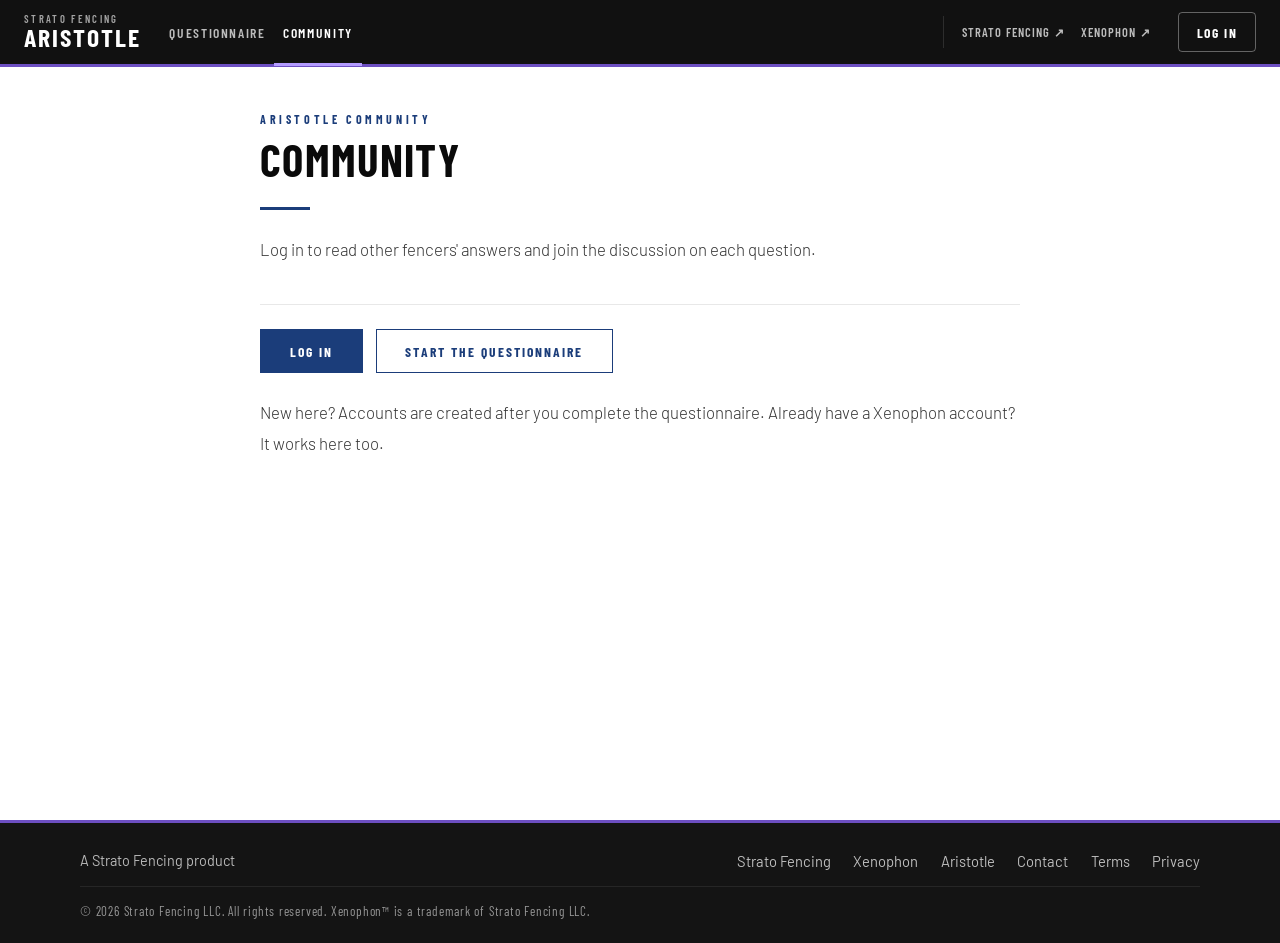
<file: discussion.html>
<!DOCTYPE html>
<html lang="en">
<head>
  <meta charset="UTF-8" />
  <meta name="viewport" content="width=device-width, initial-scale=1.0" />
  <title>Aristotle Community | Strato Fencing Academy</title>
  <meta name="description" content="See how other fencers answered the Aristotle questionnaire and discuss each question." />
  <meta name="robots" content="noindex" />
  <link rel="preconnect" href="https://fonts.googleapis.com" />
  <link rel="preconnect" href="https://fonts.gstatic.com" crossorigin />
  <link href="https://fonts.googleapis.com/css2?family=Barlow+Condensed:wght@300;400;600;700&family=Barlow:wght@300;400;500&display=swap" rel="stylesheet" />
  <link rel="stylesheet" href="aristotle.css?v=3" />
  <link rel="stylesheet" href="sf-nav.css?v=4" />
  <script>
  // Shared Strato Fencing login: `sf_li=1` is set next to the HttpOnly session cookie.
  (function () {
    var on = false;
    try { on = /(?:^|; )sf_li=1/.test(document.cookie); } catch (e) {}
    document.documentElement.setAttribute('data-auth', on ? 'in' : 'out');
  })();
  </script>
  <style>

    .form { max-width: 420px; }
    .form label { display: block; font-weight: 500; margin: 1rem 0 0.3rem; }
    .form label .opt { font-weight: 300; color: var(--muted); }
    .form .hint { font-size: 0.9rem; color: var(--muted); margin-top: 0.3rem; }
    .msg { margin-top: 1rem; padding: 0.7rem 1rem; border-left: 3px solid var(--accent); background: var(--off); }
    .msg.error { border-color: var(--error); color: var(--error); background: #fbeeee; }
    .tabs { display: flex; gap: 0; margin-bottom: 1rem; }
    .tabs button {
      flex: 1; font-family: 'Barlow Condensed', sans-serif; font-size: 0.85rem; font-weight: 700;
      letter-spacing: 0.15em; text-transform: uppercase; padding: 0.7rem;
      background: var(--off); color: var(--muted); border: 1px solid var(--light); cursor: pointer;
    }
    .tabs button.active { background: var(--accent); color: var(--white); border-color: var(--accent); }
    .text-btn { background: none; border: none; padding: 0; font: inherit; font-size: 0.9rem; color: var(--accent); text-decoration: underline; cursor: pointer; }
    .text-btn.danger { color: var(--error); }

    .rq-block { padding: 1.2rem 0; border-bottom: 1px solid var(--light); }
    .rq-block .rq { font-weight: 500; font-size: 1.1rem; line-height: 1.5; margin-bottom: 0.6rem; }
    .dist { margin: 0.8rem 0 1rem; }
    .dist .note { color: var(--muted); font-size: 0.9rem; margin-bottom: 0.5rem; }
    .dist-grid { display: grid; grid-template-columns: repeat(2, minmax(0, 1fr)); gap: 1rem 2rem; max-width: 46rem; }
    .dist-one { max-width: 26rem; }
    .dist-title { font-weight: 600; font-size: 0.95rem; }
    .dist-title span { font-weight: 400; color: var(--muted); }
    .hist { width: 100%; height: auto; display: block; }
    .hist .dot { fill: var(--accent2); }
    .hist .grid { stroke: #d2d6de; stroke-width: 1; }
    .hist .axis { stroke: var(--muted); }
    .hist text { fill: var(--muted); font-size: 10px; font-family: inherit; }
    .hist .ttl { font-size: 10.5px; }
    @media (max-width: 600px) { .dist-grid { grid-template-columns: 1fr; } }
    .rq-block .rq .rid { color: var(--accent); margin-right: 0.4rem; }
    .answers { margin: 0 0 0.8rem 1.2rem; }
    .answers li { font-weight: 300; line-height: 1.6; margin: 0.35rem 0; white-space: pre-wrap; }
    .answers ul { margin-left: 1.2rem; list-style: circle; }
    .reacts { display: flex; flex-wrap: wrap; align-items: center; gap: 0.35rem; margin: 0.25rem 0 0.6rem; white-space: normal; }
    .reacts button { font: inherit; font-size: 0.9rem; line-height: 1; cursor: pointer; border: 1px solid var(--light); background: var(--white); border-radius: 999px; padding: 0.25rem 0.55rem; }
    .reacts button:hover { border-color: var(--accent2); }
    .react-chip span { font-size: 0.8rem; color: var(--muted); margin-left: 0.15rem; }
    .react-chip.mine { background: #e7eefb; border-color: var(--accent2); }
    .react-chip.mine span { color: var(--accent); font-weight: 500; }
    .react-add { opacity: 0.55; }
    .react-add:hover, .react-add[aria-expanded=true] { opacity: 1; }
    .react-add span { font-size: 0.75rem; margin-left: 0.1rem; color: var(--muted); }
    .react-picker { display: inline-flex; flex-wrap: wrap; gap: 0.25rem; }
    .react-picker[hidden] { display: none; }
    .react-picker button { border-radius: 6px; padding: 0.3rem 0.4rem; font-size: 1.05rem; }
    .no-answers { color: #999; font-style: italic; margin-bottom: 0.8rem; }
    details.thread summary {
      cursor: pointer; color: var(--accent); font-family: 'Barlow Condensed', sans-serif;
      font-weight: 700; letter-spacing: 0.1em; text-transform: uppercase; font-size: 0.85rem;
    }
    .comment { border-left: 3px solid var(--light); padding: 0.4rem 0 0.4rem 0.9rem; margin: 0.8rem 0; }
    .comment.mine { border-left-color: var(--accent2); }
    .comment .meta { font-size: 0.85rem; color: var(--muted); margin-bottom: 0.2rem; }
    .comment .meta strong { color: var(--text); font-weight: 500; }
    .comment .body { white-space: pre-wrap; line-height: 1.6; font-weight: 300; }
    .comment .actions { margin-top: 0.3rem; display: flex; gap: 1rem; }
    .thread textarea { min-height: 90px; margin-top: 0.6rem; }
    .thread .btn { margin-top: 0.5rem; }

    .admin-tools { display: flex; flex-wrap: wrap; gap: 1rem; align-items: center; margin-bottom: 1.2rem; }
    .admin-tools select { width: auto; }
    .admin-tools .checks-inline { display: flex; align-items: center; gap: 0.4rem; }
    .pill-btn { font: inherit; font-size: 0.85rem; font-weight: 500; padding: 0.3rem 0.9rem; border-radius: 999px; border: 1px solid var(--accent); background: var(--accent); color: #fff; cursor: pointer; }
    .pill-btn:hover { background: #fff; color: var(--accent); }
    .adm-answer { padding: 0.8rem 0; border-top: 1px dashed var(--light); }
    .adm-answer .txt-row { display: flex; gap: 0.6rem; align-items: flex-start; }
    .adm-answer .check { flex: none; width: 1.4rem; height: 1.4rem; border-radius: 50%; background: #2e8b57; color: #fff; font-size: 0.85rem; font-weight: 700; display: flex; align-items: center; justify-content: center; margin-top: 0.15rem; }
    .adm-answer.old { margin-left: 1.2rem; }
    .adm-answer.old .txt { color: var(--muted); }
    .adm-answer .txt { white-space: pre-wrap; font-weight: 300; line-height: 1.6; }
    .adm-answer.posted .txt { font-weight: 700; }
    .adm-answer .meta { font-size: 0.85rem; color: var(--muted); display: flex; flex-wrap: wrap; gap: 0.4rem 0.5rem; align-items: center; margin-bottom: 0.5rem; }
    .adm-answer .meta .text-btn { font-size: 0.78rem; font-weight: 500; line-height: 1.2; text-decoration: none; padding: 0.25rem 0.75rem; border: 1px solid var(--accent); border-radius: 999px; background: #fff; transition: background 0.15s, color 0.15s; }
    .adm-answer .meta .text-btn:hover { background: var(--accent); color: #fff; }
    .adm-answer .meta .text-btn.danger { border-color: var(--error); }
    .adm-answer .meta .text-btn.danger:hover { background: var(--error); color: #fff; }
    .adm-answer .meta .text-btn[data-act=unpost] { background: #2e8b57; border-color: #2e8b57; color: #fff; }
    .adm-answer .meta .text-btn[data-act=unpost]:hover { background: #256f46; }
    .adm-answer .meta .text-btn:disabled { opacity: 0.5; cursor: default; }
    .tag.warn { background: #fdf3e1; border-color: #e7c27d; color: #7a5410; }
    .adm-answer .editor textarea { min-height: 80px; font-size: 0.95rem; }
    .adm-answer .editor .grid { display: grid; grid-template-columns: repeat(auto-fill, minmax(12rem, 1fr)); gap: 0.4rem 1rem; }
    .adm-answer .editor label { display: block; font-size: 0.85rem; font-weight: 500; margin-top: 0.4rem; }
    .adm-layout { display: grid; grid-template-columns: minmax(0, 1fr) 15rem; gap: 2rem; align-items: start; }
    .adm-rail { position: sticky; top: 100px; border: 2px solid var(--accent); background: var(--white); padding: 0 1.2rem 0.4rem; box-shadow: 0 4px 14px rgba(0, 0, 0, 0.08); }
    .adm-rail:empty { display: none; }
    .adm-rail h4 { font-family: 'Barlow Condensed', sans-serif; font-weight: 700; text-transform: uppercase; letter-spacing: 0.1em; font-size: 1rem; color: var(--white); background: var(--accent); margin: 0 -1.2rem 0.3rem; padding: 0.55rem 1.2rem; }
    .adm-stat { display: flex; justify-content: space-between; align-items: baseline; gap: 1rem; padding: 0.5rem 0; border-top: 1px solid var(--light); font-size: 0.92rem; }
    .adm-stat:first-of-type { border-top: none; }
    .adm-stat b { font-size: 1.05rem; font-variant-numeric: tabular-nums; }
    @media (max-width: 900px) { .adm-layout { grid-template-columns: minmax(0, 1fr); } .adm-rail { position: static; order: -1; } }
    .tag { font-size: 0.75rem; padding: 0.05rem 0.4rem; background: var(--off); border: 1px solid var(--light); }
    .table-wrap { overflow-x: auto; }
    table.accounts { border-collapse: collapse; width: 100%; font-size: 0.95rem; }
    table.accounts th, table.accounts td { text-align: left; padding: 0.5rem 0.6rem; border-bottom: 1px solid var(--light); white-space: nowrap; }
    table.accounts th { font-family: 'Barlow Condensed', sans-serif; letter-spacing: 0.08em; text-transform: uppercase; font-size: 0.8rem; color: var(--accent); }
  </style>
</head>
<body class="site-aristotle">

<!-- NAV -->
<header class="sf-header">
  <div class="sf-bar">
    <a class="sf-brand" href="index.html" aria-label="Aristotle home"><span class="sf-wordmark"><span class="sf-eyebrow">Strato Fencing</span><span class="sf-name">Aristotle</span></span></a>
    <div class="sf-links">
      <nav class="sf-nav" aria-label="Aristotle"><a href="index.html">Questionnaire</a><a href="discussion.html" aria-current="page">Community</a><a class="sf-drawer-only auth-out" href="discussion.html#/login">Log in</a></nav>
      <div class="sf-ext"><span class="sf-drawer-label">More from Strato Fencing</span><a href="https://stratofencing.com/">Strato Fencing ↗</a><a href="https://xenophon.stratofencing.com/">Xenophon ↗</a></div>
    </div>
    <div class="sf-right">
      <a class="sf-btn sf-btn-ghost auth-out" href="discussion.html#/login">Log in</a>
      <div class="sf-account auth-in">
        <button type="button" class="sf-avatar" aria-expanded="false" aria-controls="ari-menu" aria-label="Account menu"><span data-sf-initials></span></button>
        <div class="sf-menu" id="ari-menu" hidden>
          <div class="sf-menu-who"><strong data-sf-name></strong><span>Logged in with your Strato Fencing account</span></div>
          <a href="discussion.html#/account">Account</a>
          <a href="discussion.html#/admin" data-sf-super hidden>Admin</a>
          <div class="sf-menu-sep"><button type="button" data-sf-logout>Log out</button></div>
        </div>
      </div>
    </div>
    <button type="button" class="sf-burger" aria-expanded="false" aria-label="Open menu"><svg class="sf-lines" aria-hidden="true" width="24" height="24" viewBox="0 0 24 24" fill="none" stroke="currentColor" stroke-width="2" stroke-linecap="round"><path d="M4 7h16M4 12h16M4 17h16"/></svg><svg class="sf-x" aria-hidden="true" width="24" height="24" viewBox="0 0 24 24" fill="none" stroke="currentColor" stroke-width="2" stroke-linecap="round"><path d="M6 6l12 12M18 6L6 18"/></svg></button>
  </div>
</header>

<section id="survey">
  <div class="survey-inner">
    <div class="section-label">Aristotle Community</div>
    <div id="view"></div>
  </div>
</section>

<!-- FOOTER -->
<footer class="sf-footer">
  <div class="sf-footer-inner">
    <div class="sf-footer-brand"><a href="https://stratofencing.com/">A Strato Fencing product</a></div>
    <nav class="sf-footer-links" aria-label="Strato Fencing family"><a href="https://stratofencing.com/">Strato Fencing</a><a href="https://xenophon.stratofencing.com/">Xenophon</a><a href="index.html">Aristotle</a><a href="https://stratofencing.com/contact.html">Contact</a><a href="https://stratofencing.com/terms.html">Terms</a><a href="https://stratofencing.com/privacy.html">Privacy</a></nav>
    <p class="sf-legal">© 2026 Strato Fencing LLC. All rights reserved. Xenophon™ is a trademark of Strato Fencing LLC.</p>
  </div>
</footer>

<script src="sf-nav.js?v=2"></script>
<script src="aristotle-questions.js?v=2"></script>
<script>
(function () {
  'use strict';

  var A = window.Aristotle;
  var esc = A.esc;
  var QUESTIONS = A.SCREENS;
  var BY_ID = {};
  QUESTIONS.forEach(function (s) { BY_ID[s.id] = s; });
  // Background questions (section A) are respondent data, not shared on the community page.
  function onCommunityPage(s) { return s.id.charAt(0) !== 'A'; }
  var COMMUNITY_QUESTIONS = QUESTIONS.filter(onCommunityPage);

  var me = null;          // { username, has_access, is_admin }
  var results = null;     // { answers: {qid: [values]}, comments: {qid: [...]}, is_admin }
  var admin = null;       // { sessions: [...with versions], community: [...] }
  var adminFilter = 'submitted';
  var adminRespondent = '';
  var adminHistory = false;  // also list earlier versions of each answer
  var openThreads = {};

  // The login is the shared HttpOnly session cookie; `sf_li` says whether one is expected.
  function getToken() { return A.loggedIn(); }

  function request(base, method, path, body, retried) {
    var headers = body ? { 'Content-Type': 'application/json' } : {};
    var token = getToken();
    return fetch(base + path, { method: method, credentials: 'include', headers: headers, body: body ? JSON.stringify(body) : undefined })
      .then(function (r) {
        return r.json().catch(function () { return null; }).then(function (data) {
          if (r.ok) return data;
          if (!retried && A.isWaking(r)) return wakeAndRetry();
          if (r.status === 401 && token) { signOut('Your session has expired. Please log in again.'); }
          var err = new Error((data && typeof data.detail === 'string') ? data.detail : 'Something went wrong (HTTP ' + r.status + ')');
          err.status = r.status;
          throw err;
        });
      }, function () {
        if (!retried) return wakeAndRetry();
        throw new Error("We couldn't reach the server. Please try again in a moment.");
      });
    function wakeAndRetry() {
      return A.waitForServer().then(function () { return request(base, method, path, body, true); });
    }
  }
  function api(method, path, body) { return request(A.API, method, path, body); }
  function auth(method, path, body) { return request(A.AUTH_API, method, path, body); }

  function view(html) { document.getElementById('view').innerHTML = html; }
  function msgHtml(id) { return '<div class="msg" id="' + id + '" hidden></div>'; }
  function showMsg(id, text, isError) {
    var el = document.getElementById(id);
    if (!el) return;
    el.hidden = !text;
    el.textContent = text || '';
    el.classList.toggle('error', !!isError);
  }
  function fmtTime(iso) {
    return new Date(iso).toLocaleString(undefined, { year: 'numeric', month: 'short', day: 'numeric', hour: 'numeric', minute: '2-digit' });
  }
  function questionnaireHref() { return 'index.html' + esc(location.search); }

  // ── Sign in / create account ──
  function renderLogin(mode, notice, email) {
    var reg = mode === 'register';
    view(
      '<h2 class="section-title">' + (reg ? 'Create account' : 'Log in') + '</h2><div class="section-rule"></div>' +
      '<p class="body-text">Once you have taken the questionnaire, an account lets you read a curated selection of other fencers\' answers and discuss each question. ' +
      'Other participants only ever see your username. Already have a Xenophon account? Log in with it.</p>' +
      '<div class="form">' +
      '<form id="auth-form" novalidate>' +
      (reg ? '<label for="f-username">Username</label><input class="q-input" id="f-username" autocomplete="username" maxlength="30" required />' +
             '<div class="hint">3–30 letters, numbers, dots, dashes or underscores. This is the only name other fencers see.</div>' : '') +
      '<label for="f-email">Email</label><input class="q-input" id="f-email" type="email" autocomplete="email" required />' +
      '<label for="f-password">Password</label><input class="q-input" id="f-password" type="password" autocomplete="' + (reg ? 'new-password' : 'current-password') + '" required />' +
      (reg ? '<label for="f-first">First name <span class="opt">(optional, never shown publicly)</span></label><input class="q-input" id="f-first" autocomplete="given-name" />' +
             '<label for="f-last">Last name <span class="opt">(optional, never shown publicly)</span></label><input class="q-input" id="f-last" autocomplete="family-name" />' : '') +
      '<div class="q-nav"><button class="btn primary" type="submit" id="auth-submit">' + (reg ? 'Create account' : 'Log in') + '</button>' +
      (reg ? '' : '<button class="text-btn" type="button" id="forgot">Forgot password?</button>') + '</div>' +
      '</form>' + msgHtml('auth-msg') + '</div>' +
      (reg
        ? '<p class="body-text" style="margin-top:1.5rem">Already have an account? <a href="#/login">Log in</a>.</p>'
        : '<p class="body-text" style="margin-top:1.5rem">Don\'t have an account yet? Accounts are created after you complete the questionnaire.</p>' +
          '<div class="q-nav"><a class="btn" style="text-decoration:none" href="' + questionnaireHref() + '">Start the questionnaire</a></div>')
    );
    if (notice) showMsg('auth-msg', notice, false);
    if (email) document.getElementById('f-email').value = email;
    var forgot = document.getElementById('forgot');
    if (forgot) forgot.onclick = function () {
      var email = document.getElementById('f-email').value.trim();
      if (!email) { showMsg('auth-msg', 'Enter your email address above, then click "Forgot password?" again.', true); return; }
      forgot.disabled = true;
      auth('POST', '/forgot-password', { email: email }).then(function () {
        showMsg('auth-msg', 'If that email has an account, a password reset link is on its way. The link opens the Xenophon app, which shares this account.', false);
      }).catch(function (err) { showMsg('auth-msg', err.message, true); })
        .then(function () { forgot.disabled = false; });
    };
    document.getElementById('auth-form').onsubmit = function (e) {
      e.preventDefault();
      var btn = document.getElementById('auth-submit');
      var body = { email: document.getElementById('f-email').value.trim(), password: document.getElementById('f-password').value };
      if (!body.email || !body.password) { showMsg('auth-msg', 'Please enter your email and password.', true); return; }
      if (reg) {
        body.username = document.getElementById('f-username').value.trim();
        body.first_name = document.getElementById('f-first').value.trim();
        body.last_name = document.getElementById('f-last').value.trim();
        if (!/^[A-Za-z0-9_.-]{3,30}$/.test(body.username)) { showMsg('auth-msg', 'Username must be 3–30 letters, numbers, dots, dashes or underscores.', true); return; }
        if (body.password.length < 8) { showMsg('auth-msg', 'Please choose a password of at least 8 characters.', true); return; }
      }
      btn.disabled = true;
      showMsg('auth-msg', '');
      auth('POST', reg ? '/register' : '/login', body).then(function () {
        return afterSignIn(true);
      }).catch(function (err) {
        btn.disabled = false;
        if (reg && err.status === 409 && /email/i.test(err.message)) return existingAccount(body);
        showMsg('auth-msg', err.message, true);
      });
    };
  }

  // The email already has a Xenophon account: sign in with it (the questionnaire is then
  // linked by afterSignIn), or ask for that account's password. Never link without sign-in.
  function existingAccount(body) {
    var known = 'This email is already registered with Xenophon, Strato Fencing\'s bout analysis app, which shares its accounts with Aristotle.';
    return auth('POST', '/login', { email: body.email, password: body.password }).then(function () {
      flash = known + ' You are now logged in to that account, and questionnaires submitted in this browser are linked to it. ' +
        'Your username is {username}; you can change it on the Account page.';
      return afterSignIn(true);
    }, function () {
      renderLogin('login', known + ' Log in with your Xenophon password to link your questionnaire answers to that account, ' +
        'or use "Forgot password?" if you don\'t remember it.', body.email);
    });
  }

  // Link questionnaires taken in this browser (submitted ids + its respondent id), then load the account.
  function afterSignIn(fromLogin) {
    var claim = api('POST', '/claim', { session_ids: A.submittedIds(), respondent_id: A.respondentId() }).catch(function () {});
    return claim.then(function () { return api('GET', '/me'); }).then(function (m) {
      me = m;
      A.fillHeader();
      results = null;
      if (!fromLogin || location.hash === '#/results') route(); else location.hash = '#/results';
    });
  }

  function signOut(notice) {
    A.setLoggedOut();
    if (!notice) A.logout();
    me = null; results = null; admin = null;
    location.hash = '#/login';
    renderLogin('login', notice);
  }

  function renderLoggedOut() {
    view('<h2 class="section-title">Community</h2><div class="section-rule"></div>' +
      '<p class="body-text">Log in to read other fencers\' answers and join the discussion on each question.</p>' +
      '<div class="q-nav"><a class="btn primary" style="text-decoration:none" href="#/login">Log in</a>' +
      '<a class="btn" style="text-decoration:none" href="' + questionnaireHref() + '">Start the questionnaire</a></div>' +
      '<p class="body-text" style="margin-top:1.5rem">New here? Accounts are created after you complete the questionnaire. Already have a Xenophon account? It works here too.</p>');
  }

  // ── Curated answers + discussion ──
  function answerItems(s, v, meta) {
    var body;
    if (s.type === 'matrix') {
      var lines = A.answerText(s, v).split('\n');
      body = lines.length > 1 ? '<ul>' + lines.map(function (l) { return '<li>' + esc(l) + '</li>'; }).join('') + '</ul>' : esc(lines[0]);
    } else {
      body = esc(A.answerText(s, v));
    }
    return '<li>' + body + (meta ? '<div class="reacts" data-aid="' + esc(meta.answer_id) + '">' + reactsHtml(meta) + '</div>' : '') + '</li>';
  }

  // Emoji reactions on an answer: a chip per emoji in use (highlighted if mine), plus a picker.
  function reactsHtml(meta) {
    var emoji = results.reaction_emoji || [];
    return Object.keys(meta.reactions).map(function (e) {
      var mine = meta.mine.indexOf(e) >= 0;
      return '<button class="react-chip' + (mine ? ' mine' : '') + '" data-emoji="' + esc(e) + '" aria-pressed="' + mine + '" title="' +
        (mine ? 'Remove your reaction' : 'React with ' + esc(e)) + '">' + esc(e) + ' <span>' + meta.reactions[e] + '</span></button>';
    }).join('') +
      '<button class="react-add" title="Add a reaction" aria-label="Add a reaction" aria-expanded="false">🙂<span>+</span></button>' +
      '<span class="react-picker" hidden>' + emoji.map(function (e) {
        return '<button data-emoji="' + esc(e) + '" aria-label="React with ' + esc(e) + '">' + esc(e) + '</button>';
      }).join('') + '</span>';
  }

  function findMeta(aid) {
    var found = null;
    Object.keys(results.answer_meta || {}).forEach(function (q) {
      results.answer_meta[q].forEach(function (m) { if (m.answer_id === aid) found = m; });
    });
    return found;
  }

  function bindReactions(root) {
    root.addEventListener('click', function (e) {
      var box = e.target.closest('.reacts');
      if (!box) return;
      var add = e.target.closest('.react-add');
      if (add) {
        var picker = box.querySelector('.react-picker');
        picker.hidden = !picker.hidden;
        add.setAttribute('aria-expanded', String(!picker.hidden));
        return;
      }
      var btn = e.target.closest('[data-emoji]');
      if (!btn || box.dataset.busy) return;
      box.dataset.busy = '1';
      var aid = box.dataset.aid;
      api('POST', '/answers/' + aid + '/reactions', { emoji: btn.dataset.emoji }).then(function (r) {
        var meta = findMeta(aid);
        meta.reactions = r.reactions;
        meta.mine = r.mine;
        box.innerHTML = reactsHtml(meta);
      }).catch(function () { /* leave as is; the next load shows the true state */ })
        .then(function () { delete box.dataset.busy; });
    });
  }

  function threadHtml(qid) {
    var list = (results.comments[qid] || []);
    var h = '<details class="thread" data-qid="' + qid + '"' + (openThreads[qid] ? ' open' : '') + '><summary>Discussion (' + list.length + ')</summary>';
    list.forEach(function (c) {
      h += '<div class="comment' + (c.mine ? ' mine' : '') + '" data-cid="' + c.comment_id + '">' +
        '<div class="meta"><strong>' + esc(c.username || 'unknown') + '</strong> · ' + esc(fmtTime(c.created_at)) + (c.updated_at ? ' · edited' : '') + '</div>' +
        '<div class="body">' + esc(c.text) + '</div>';
      if (c.mine || me.is_admin) {
        h += '<div class="actions">' + (c.mine ? '<button class="text-btn" data-act="edit">Edit</button>' : '') +
          '<button class="text-btn danger" data-act="delete">Delete</button></div>';
      }
      h += '</div>';
    });
    h += '<textarea maxlength="5000" placeholder="Add to the discussion…" aria-label="Add a comment"></textarea>' +
      '<button class="btn primary" data-act="post">Post Comment</button>' + msgHtml('msg-' + qid) + '</details>';
    return h;
  }

  function renderResults() {
    if (!me.has_access) {
      view('<h2 class="section-title">Take the Questionnaire First</h2><div class="section-rule"></div>' +
        '<p class="body-text">To keep everyone\'s answers independent, other fencers\' answers are only shown once you have submitted the questionnaire yourself.</p>' +
        '<p class="body-text">If you have already taken it in another browser or on another device, log in there once and it will be linked to this account automatically.</p>' +
        '<div class="q-nav"><a class="btn primary" style="text-decoration:none" href="' + questionnaireHref() + '">Take the Questionnaire</a></div>');
      return;
    }
    if (!results) {
      view('<p class="body-text">Loading…</p>');
      api('GET', '/results').then(function (r) { results = r; renderResults(); })
        .catch(function (err) { view('<div class="msg error">' + esc(err.message) + '</div>'); });
      return;
    }
    var h = '<h2 class="section-title">How Other Fencers Answered</h2><div class="section-rule"></div>' +
      '<p class="body-text">A curated selection of answers from participating fencers, with a discussion thread for each question. Answers are shown anonymously.' +
      (me.has_access ? ' Want to change your own answers? <a href="' + questionnaireHref() + '#/review">Edit My Answers</a>.' : '') + '</p>';
    var cur = null;
    COMMUNITY_QUESTIONS.forEach(function (s) {
      var sec = s.id.charAt(0);
      if (sec !== cur) {
        if (cur) h += '</div>';
        h += '<div class="review-section"><h3>' + esc(A.SECTIONS[sec]) + '</h3>';
        cur = sec;
      }
      var metas = (results.answer_meta || {})[s.id] || [];
      var vals = (results.answers[s.id] || []).map(function (v, i) { return { v: v, meta: metas[i] }; })
        .filter(function (x) { return A.answered(s, x.v); });
      h += '<div class="rq-block" id="q-' + s.id + '"><div class="rq"><span class="rid">' + A.numLabel(s) + '</span>' + esc(s.text) + '</div>' +
        (isChart(s) ? distributionHtml(s) : vals.length ? '<ul class="answers">' + vals.map(function (x) { return answerItems(s, x.v, x.meta); }).join('') + '</ul>'
                     : '<div class="no-answers">No answers selected yet.</div>') +
        (s.legacy ? '' : '<div class="thread-slot">' + threadHtml(s.id) + '</div>') + '</div>';  // legacy: discussion closed
    });
    view(h + '</div>');
    COMMUNITY_QUESTIONS.forEach(function (s) { if (!s.legacy) bindThread(s.id); });
  }

  // Allocation question: one average over every respondent instead of individual answers (site #56).
  // #60: numeric questions show a distribution of every submitted answer instead of curated posts.
  function isChart(s) { return s.type === 'alloc' || s.type === 'numeric'; }
  function mean(xs) { return xs.reduce(function (a, b) { return a + b; }, 0) / xs.length; }
  function round1(x) { return Math.round(x * 10) / 10; }

  function distributionHtml(s) {
    var d = (results.distributions || {})[s.id];
    if (s.type === 'alloc') {
      d = d || {};
      if (!(d.physical || []).length) return '<div class="no-answers">No answers yet.</div>';
      var shared = Math.max.apply(null, A.ALLOC_KEYS.map(function (k) { return tallestStack(d[k[0]] || []); }));  // same y scale on all four
      return '<div class="dist"><p class="note">Distribution of answers across all respondents. Each dot is one response.</p>' +
        '<div class="dist-grid">' + A.ALLOC_KEYS.map(function (k) {
          var xs = d[k[0]] || [];
          return '<div><div class="dist-title">' + esc(k[1]) + ' <span>· average ' + round1(mean(xs)) + '%</span></div>' +
            dotPlotSvg(xs, 0, 100, 10, 'Allocation (%)', shared) + '</div>';
        }).join('') + '</div></div>';
    }
    d = d || [];
    if (!d.length) return '<div class="no-answers">No answers yet.</div>';
    var max = Math.max(5, Math.ceil(Math.max.apply(null, d)));
    return '<div class="dist"><p class="note">Distribution of answers across all respondents. Each dot is one response. Average: ' + round1(mean(d)) + ' ' + esc(s.unit) + '</p>' +
      '<div class="dist-one">' + dotPlotSvg(d, 0, max, Math.max(1, Math.ceil(max / 20)), 'Answer (' + s.unit + ')') + '</div></div>';
  }

  // Dot plot: one dot per response, stacked at its exact value. The y axis shows at least 5 and leaves room above the tallest stack.
  function countBy(values) {
    var counts = {};
    values.forEach(function (v) { counts[v] = (counts[v] || 0) + 1; });
    return counts;
  }
  function tallestStack(values) {
    var counts = countBy(values);
    return Math.max.apply(null, [0].concat(Object.keys(counts).map(function (k) { return counts[k]; })));
  }

  function dotPlotSvg(values, xmin, xmax, xstep, xTitle, tallest) {
    var counts = countBy(values);
    var top = Math.max(5, (tallest || tallestStack(values)) + 1);
    var ystep = top <= 10 ? 1 : Math.ceil(top / 5);
    top = Math.ceil(top / ystep) * ystep;
    var W = 320, H = 180, L = 36, R = 10, T = 10, B = 40, pw = W - L - R, ph = H - T - B;
    var pad = pw * 0.03;
    var x = function (v) { return L + pad + (v - xmin) / (xmax - xmin) * (pw - 2 * pad); };
    var y = function (n) { return T + ph - (n / top) * ph; };
    var r = Math.min(ph / top / 2 * 0.9, 7);
    if (xstep === 1) r = Math.min(r, (pw - 2 * pad) / (xmax - xmin) * 0.42);
    var h = '<svg class="hist" viewBox="0 0 ' + W + ' ' + H + '" role="img" aria-label="' + esc(xTitle) + ' distribution">';
    for (var n = 0; n <= top; n += ystep) {
      h += (n ? '<line class="grid" x1="' + L + '" x2="' + (W - R) + '" y1="' + y(n) + '" y2="' + y(n) + '"/>' : '') +
        '<line class="axis" x1="' + (L - 4) + '" x2="' + L + '" y1="' + y(n) + '" y2="' + y(n) + '"/>' +
        '<text x="' + (L - 7) + '" y="' + (y(n) + 3.5) + '" text-anchor="end">' + n + '</text>';
    }
    for (var v = xmin; v <= xmax; v += xstep) {
      h += '<line class="grid" x1="' + x(v) + '" x2="' + x(v) + '" y1="' + T + '" y2="' + (T + ph) + '"/>' +
        '<line class="axis" x1="' + x(v) + '" x2="' + x(v) + '" y1="' + (T + ph) + '" y2="' + (T + ph + 4) + '"/>' +
        '<text x="' + x(v) + '" y="' + (T + ph + 15) + '" text-anchor="middle">' + v + '</text>';
    }
    Object.keys(counts).forEach(function (k) {
      for (var i = 0; i < counts[k]; i++) {
        h += '<circle class="dot" cx="' + x(Number(k)) + '" cy="' + y(i + 1) + '" r="' + r + '"><title>' + esc(k) + ': ' + counts[k] + (counts[k] === 1 ? ' response' : ' responses') + '</title></circle>';
      }
    });
    h += '<line class="axis" x1="' + L + '" x2="' + (W - R) + '" y1="' + (T + ph) + '" y2="' + (T + ph) + '"/>' +
      '<line class="axis" x1="' + L + '" x2="' + L + '" y1="' + T + '" y2="' + (T + ph) + '"/>' +
      '<text class="ttl" x="' + (L + pw / 2) + '" y="' + (H - 4) + '" text-anchor="middle">' + esc(xTitle) + '</text>' +
      '<text class="ttl" transform="translate(10 ' + (T + ph / 2) + ') rotate(-90)" text-anchor="middle">Responses</text></svg>';
    return h;
  }

  function refreshThread(qid) {
    var slot = document.querySelector('#q-' + qid + ' .thread-slot');
    slot.innerHTML = threadHtml(qid);
    bindThread(qid);
  }

  function reloadThread(qid) {
    return api('GET', '/results').then(function (r) { results = r; refreshThread(qid); });
  }

  function bindThread(qid) {
    var d = document.querySelector('#q-' + qid + ' details.thread');
    d.addEventListener('toggle', function () { openThreads[qid] = d.open; });
    d.querySelector('[data-act=post]').onclick = function () {
      var ta = d.querySelector(':scope > textarea');
      var text = ta.value.trim();
      if (!text) return;
      this.disabled = true;
      api('POST', '/comments', { question_id: qid, text: text }).then(function () { return reloadThread(qid); })
        .catch(function (err) { this.disabled = false; showMsg('msg-' + qid, err.message, true); }.bind(this));
    };
    d.querySelectorAll('.comment').forEach(function (el) {
      var cid = el.dataset.cid;
      var edit = el.querySelector('[data-act=edit]');
      var del = el.querySelector('[data-act=delete]');
      if (edit) edit.onclick = function () {
        var c = results.comments[qid].filter(function (x) { return String(x.comment_id) === cid; })[0];
        el.querySelector('.body').innerHTML = '<textarea maxlength="5000">' + esc(c.text) + '</textarea>';
        el.querySelector('.actions').innerHTML = '<button class="btn primary" data-act="save">Save</button><button class="btn ghost" data-act="cancel">Cancel</button>';
        el.querySelector('[data-act=cancel]').onclick = function () { refreshThread(qid); };
        el.querySelector('[data-act=save]').onclick = function () {
          var text = el.querySelector('textarea').value.trim();
          if (!text) return;
          api('PUT', '/comments/' + cid, { text: text }).then(function () { return reloadThread(qid); })
            .catch(function (err) { showMsg('msg-' + qid, err.message, true); });
        };
      };
      if (del) confirmClick(del, 'Confirm delete?', function () {
        api('DELETE', '/comments/' + cid).then(function () { return reloadThread(qid); })
          .catch(function (err) { showMsg('msg-' + qid, err.message, true); });
      });
    });
  }

  // Two-step button instead of a browser confirm dialog.
  function confirmClick(btn, prompt, action) {
    var label = btn.textContent, timer = null;
    btn.onclick = function () {
      if (btn.dataset.armed) { clearTimeout(timer); btn.disabled = true; action(); return; }
      btn.dataset.armed = '1';
      btn.textContent = prompt;
      timer = setTimeout(function () { delete btn.dataset.armed; btn.textContent = label; }, 4000);
    };
  }

  // ── Account ──
  function renderAccount() {
    view('<h2 class="section-title">Your Account</h2><div class="section-rule"></div>' +
      '<div class="form"><form id="acct-form">' +
      '<label for="f-username">Username</label><input class="q-input" id="f-username" maxlength="30" value="' + esc(me.username || '') + '" />' +
      '<div class="hint">Shown on your comments. 3–30 letters, numbers, dots, dashes or underscores. Changing it also changes it in the Xenophon app.</div>' +
      '<label for="f-email">Email</label><input class="q-input" id="f-email" type="email" maxlength="254" autocomplete="email" value="' + esc(me.email || '') + '" />' +
      '<div class="hint">Used to log in and for password resets, here and in the Xenophon app.</div>' +
      '<div id="pw-wrap" hidden><label for="f-password">Current password</label><input class="q-input" id="f-password" type="password" autocomplete="current-password" />' +
      '<div class="hint">Needed to change your email.</div></div>' +
      '<div class="q-nav"><button class="btn primary" type="submit">Save</button><button class="btn" type="button" id="sign-out">Log out</button></div>' +
      '</form>' + msgHtml('acct-msg') + '</div>' +
      '<h2 class="section-title" style="margin-top:2.5rem">Your Questionnaire</h2><div class="section-rule"></div>' +
      '<p class="body-text">' + (me.has_access
        ? 'Your answers stay with your account. You can reopen the questionnaire and change them at any time.'
        : 'Questionnaires you take while logged in are saved to your account.') + '</p>' +
      '<div class="q-nav"><a class="btn primary" style="text-decoration:none" href="' + questionnaireHref() +
      (me.has_access ? '#/review">Edit My Answers' : '">Take the Questionnaire') + '</a></div>');
    document.getElementById('sign-out').onclick = function () { signOut(); };
    var emailEl = document.getElementById('f-email'), pwEl = document.getElementById('f-password');
    var emailChanged = function () { return emailEl.value.trim().toLowerCase() !== (me.email || ''); };
    emailEl.oninput = function () { document.getElementById('pw-wrap').hidden = !emailChanged(); };
    document.getElementById('acct-form').onsubmit = function (e) {
      e.preventDefault();
      var changed = emailChanged();
      if (changed && !pwEl.value) { showMsg('acct-msg', 'Enter your current password to change your email.', true); pwEl.focus(); return; }
      var body = { username: document.getElementById('f-username').value.trim() };
      if (changed) { body.email = emailEl.value.trim(); body.current_password = pwEl.value; }
      api('PUT', '/me', body).then(function (r) {
        me.username = r.username;
        me.email = r.email;
        results = null;  // comment author names changed
        emailEl.value = r.email;
        pwEl.value = '';
        document.getElementById('pw-wrap').hidden = true;
        showMsg('acct-msg', changed ? 'Saved. Log in with ' + r.email + ' from now on.' : 'Saved.', false);
      }).catch(function (err) { showMsg('acct-msg', err.message, true); });
    };
  }

  // ── Admin (super user) ──
  function renderAdmin(tab) {
    if (!me.is_admin) { location.hash = '#/results'; return; }
    tab = tab === 'accounts' ? 'accounts' : 'answers';
    var h = '<h2 class="section-title">Admin</h2><div class="section-rule"></div>' +
      '<div class="tabs" style="max-width:420px"><button id="tab-answers" class="' + (tab === 'answers' ? 'active' : '') + '">Answers</button>' +
      '<button id="tab-accounts" class="' + (tab === 'accounts' ? 'active' : '') + '">Accounts</button></div>' +
      '<div class="adm-layout"><div class="adm-main" id="admin-body"><p class="body-text">Loading…</p></div><aside class="adm-rail" id="adm-rail"></aside></div>';
    view(h);
    document.getElementById('tab-answers').onclick = function () { location.hash = '#/admin/answers'; };
    document.getElementById('tab-accounts').onclick = function () { location.hash = '#/admin/accounts'; };
    if (tab === 'accounts') {
      api('GET', '/admin/accounts').then(function (r) { renderStats(r.stats); renderAccounts(r); }).catch(adminError);
    } else {
      api('GET', '/admin/answers').then(function (r) { admin = r; renderStats(r.stats); renderAdminAnswers(); }).catch(adminError);
    }
  }
  function adminError(err) { document.getElementById('admin-body').innerHTML = '<div class="msg error">' + esc(err.message) + '</div>'; }

  function renderAccounts(r) {
    var list = Array.isArray(r) ? r : r.accounts;
    var rows = list.map(function (a) {
      return '<tr><td>' + esc(a.username || '') + '</td><td>' + esc([a.first_name, a.last_name].filter(Boolean).join(' ')) + '</td><td>' + esc(a.email) + '</td>' +
        '<td>' + esc(fmtTime(a.joined_at)) + '</td><td>' + esc(fmtTime(a.last_seen_at)) + '</td>' +
        '<td>' + (a.has_access ? 'Yes' : 'No') + '</td><td>' + a.submitted_count + '</td><td>' + a.comment_count + '</td></tr>';
    }).join('');
    document.getElementById('admin-body').innerHTML =
      '<p class="body-text">' + list.length + ' account' + (list.length === 1 ? '' : 's') + ' have logged in to Aristotle.</p>' +
      '<div class="table-wrap"><table class="accounts"><thead><tr><th>Username</th><th>Name</th><th>Email</th><th>Joined</th><th>Last seen</th><th>Access</th><th>Submitted</th><th>Comments</th></tr></thead><tbody>' +
      rows + '</tbody></table></div>';
  }

  // #43: questionnaire answers keep every version; the community page shows admin-made copies.
  function renderAdminAnswers() {
    var postedFrom = {};
    admin.community.forEach(function (c) { if (c.source_version_id) postedFrom[c.source_version_id] = c; });
    // #80: answer-level filters pick individual versions across all responses.
    var since = { day: 864e5, week: 7 * 864e5 }[adminFilter];
    var matches = function (v) {
      if (since) return A.answered(null, v.answer_value) && Date.now() - new Date(v.created_at).getTime() < since;
      if (adminFilter === 'published') return !!postedFrom[v.version_id];
      if (adminFilter === 'unpublished') return !postedFrom[v.version_id];
      return true;
    };
    var answerFilter = since || adminFilter === 'published' || adminFilter === 'unpublished';
    var sessions = admin.sessions.filter(function (s) {
      if (answerFilter) return s.versions.some(matches);
      return adminFilter === 'all' || (adminFilter === 'submitted') === s.submitted;
    });
    // Responses without a respondent id (taken before #364) each count as their own respondent.
    var respondents = {};
    sessions.forEach(function (s) {
      var key = respondentKey(s);
      (respondents[key] = respondents[key] || { n: 0 }).n++;
    });
    // Account username for a respondent, from any of their responses (same browser) that is linked to an account.
    accountNames = {};
    admin.sessions.forEach(function (s) { if (s.claimed_by) accountNames[respondentKey(s)] = s.claimed_by; });
    if (adminRespondent && !respondents[adminRespondent]) adminRespondent = '';
    if (adminRespondent) sessions = sessions.filter(function (s) { return respondentKey(s) === adminRespondent; });

    // Every version (from all responses, so community sources resolve even when filtered out).
    var versionInfo = {};
    admin.sessions.forEach(function (sess) {
      var lastOf = {};
      sess.versions.forEach(function (v) { lastOf[v.question_id] = v.version_id; });
      sess.versions.forEach(function (v) { versionInfo[v.version_id] = { v: v, sess: sess, latest: lastOf[v.question_id] === v.version_id }; });
    });

    var h = '<div class="admin-tools"><label>Show <select class="q-input" id="adm-filter">' +
      [['submitted', 'Submitted responses'], ['abandoned', 'Unsubmitted responses'], ['all', 'All responses'],
        ['day', 'Answers in the past 24 hours'], ['week', 'Answers in the past 7 days'],
        ['unpublished', 'Answers not on the community page'], ['published', 'Answers on the community page']].map(function (o) {
        return '<option value="' + o[0] + '"' + (adminFilter === o[0] ? ' selected' : '') + '>' + o[1] + '</option>';
      }).join('') + '</select></label>' +
      '<label>Respondent <select class="q-input" id="adm-respondent"><option value="">All respondents (' + Object.keys(respondents).length + ')</option>' +
      Object.keys(respondents).map(function (k) {
        var r = respondents[k];
        return '<option value="' + esc(k) + '"' + (adminRespondent === k ? ' selected' : '') + '>' +
          esc(respondentLabel(k) + ' · ' + r.n + (r.n === 1 ? ' response' : ' responses')) + '</option>';
      }).join('') + '</select></label>' +
      '<label class="checks-inline"><input type="checkbox" id="adm-history"' + (adminHistory ? ' checked' : '') + ' /> Show earlier versions</label>' +
      '<span>' + sessions.length + (sessions.length === 1 ? ' response' : ' responses') + '</span>' +
      (adminRespondent ? '<span>Showing only ' + esc(respondentLabel(adminRespondent)) + '</span><button class="pill-btn" id="adm-clear-respondent"><span aria-hidden="true">×</span> Show all respondents</button>' : '') +
      '</div>' + msgHtml('adm-msg');

    var cur = null;
    QUESTIONS.forEach(function (s) {
      var sec = s.id.charAt(0);
      if (sec !== cur) {
        if (cur) h += '</div>';
        h += '<div class="review-section"><h3>' + esc(A.SECTIONS[sec]) + (sec === 'A' ? ' (not shown on the community page)' : '') + '</h3>';
        cur = sec;
      }
      if (sec === 'A') {
        if (s === QUESTIONS[0]) h += backgroundTable(sessions, matches);
        return;
      }
      h += '<div class="rq-block"><div class="rq"><span class="rid" title="Question id ' + s.id + '">' + A.numLabel(s) + '</span>' + esc(s.text) + '</div>';

      var perRespondent = {};
      admin.community.forEach(function (c) {
        var src = c.question_id === s.id && versionInfo[c.source_version_id];
        if (src) { var k = respondentKey(src.sess); perRespondent[k] = (perRespondent[k] || 0) + 1; }
      });
      var postable = onCommunityPage(s) && !isChart(s);  // numeric questions show a distribution chart instead

      var rows = 0;
      sessions.forEach(function (sess) {
        var vs = sess.versions.filter(function (v) { return v.question_id === s.id; });
        if (!vs.length) return;
        // Latest version, plus earlier ones when history is on or when that earlier version is on the community page.
        var shown = vs.filter(function (v, j) { return (adminHistory || j === vs.length - 1 || postedFrom[v.version_id]) && matches(v); }).reverse();
        shown.forEach(function (v, i) {
          rows++;
          var on = postedFrom[v.version_id];
          var old = v !== vs[vs.length - 1];
          var n = on ? perRespondent[respondentKey(sess)] : 0;
          h += '<div class="adm-answer' + (old ? ' old' : '') + (on ? ' posted' : '') + '" data-vid="' + esc(v.version_id) + '" data-qid="' + s.id + '">' +
            '<div class="meta">' +
            (i === 0 ? '<button class="text-btn" data-act="respondent" title="' + (adminRespondent ? 'Show all respondents' : 'Show only this respondent\'s answers') + '">' + esc(respondentLabel(respondentKey(sess))) + '</button>' : '') +
            '<span>' + (old ? 'Earlier version · ' : (vs.length > 1 ? 'Latest of ' + vs.length + ' versions · ' : '')) + esc(fmtTime(v.created_at)) + '</span>' +
            (on && on.edited_at ? '<span class="tag">edited for the community page</span>' : '') +
            (n > 1 ? '<span class="tag warn">' + n + ' posts from this respondent</span>' : '') +
            (on ? '<button class="text-btn" data-act="unpost" title="Remove from the community page">On community page ✓</button>' +
                  '<button class="text-btn" data-act="edit">Edit community copy</button>'
                : postable ? '<button class="text-btn" data-act="post">Add to community page</button>' : '') +
            '<button class="text-btn danger" data-act="delete-version">Delete version</button>' +
            (i === 0 ? '<button class="text-btn danger" data-act="delete-session">Delete whole response</button>' : '') + '</div>' +
            '<div class="txt-row">' + (on ? '<span class="check" title="On the community page">✓</span>' : '') +
            '<div class="txt">' + esc(A.answerText(s, on ? on.answer_value : v.answer_value) || '(blank)') + '</div></div></div>';
        });
      });
      if (!rows) h += '<div class="no-answers">No answers.</div>';
      h += '</div>';
    });
    document.getElementById('admin-body').innerHTML = h + '</div>';

    document.getElementById('adm-filter').onchange = function () { adminFilter = this.value; renderAdminAnswers(); };
    document.getElementById('adm-respondent').onchange = function () { adminRespondent = this.value; renderAdminAnswers(); };
    var clearR = document.getElementById('adm-clear-respondent');
    if (clearR) clearR.onclick = function () { adminRespondent = ''; renderAdminAnswers(); };
    document.getElementById('adm-history').onchange = function () { adminHistory = this.checked; renderAdminAnswers(); };
    var fail = function (err) { showMsg('adm-msg', err.message, true); };

    document.querySelectorAll('.adm-answer[data-vid]').forEach(function (el) {
      var info = versionInfo[el.dataset.vid];
      var sess = info.sess;
      var post = el.querySelector('[data-act=post]');
      if (post) post.onclick = function () {
        post.disabled = true;
        api('POST', '/admin/community', { version_id: info.v.version_id }).then(function (entry) {
          admin.community.push(entry);
          renderAdminAnswers();
        }).catch(function (err) { post.disabled = false; fail(err); });
      };
      var entry = postedFrom[info.v.version_id];
      if (entry) {
        el.querySelector('[data-act=edit]').onclick = function () { openEditor(el, BY_ID[el.dataset.qid], entry); };
        confirmClick(el.querySelector('[data-act=unpost]'), 'Remove from community page?', function () {
          api('DELETE', '/admin/community/' + entry.id).then(function () {
            admin.community = admin.community.filter(function (c) { return c !== entry; });
            renderAdminAnswers();
          }).catch(fail);
        });
      }
      var who = el.querySelector('[data-act=respondent]');
      if (who) who.onclick = function () {
        adminRespondent = adminRespondent ? '' : respondentKey(sess);
        renderAdminAnswers();
        window.scrollTo(0, 0);
      };
      confirmClick(el.querySelector('[data-act=delete-version]'), 'Confirm delete?', function () {
        api('DELETE', '/admin/versions/' + info.v.version_id).then(function () {
          sess.versions = sess.versions.filter(function (v) { return v !== info.v; });
          admin.community = admin.community.filter(function (c) { return c.source_version_id !== info.v.version_id; });
          renderAdminAnswers();
        }).catch(fail);
      });
      var delSess = el.querySelector('[data-act=delete-session]');
      if (delSess) confirmClick(delSess, 'Delete this whole response (' + sess.versions.length + ' versions)?', function () {
        api('DELETE', '/admin/sessions/' + sess.id).then(function () {
          var gone = {};
          sess.versions.forEach(function (v) { gone[v.version_id] = true; });
          admin.sessions = admin.sessions.filter(function (x) { return x !== sess; });
          admin.community = admin.community.filter(function (c) { return !gone[c.source_version_id]; });
          renderAdminAnswers();
        }).catch(fail);
      });
    });
  }

  function renderStats(st) {
    document.getElementById('adm-rail').innerHTML = !st ? '' : '<h4>Summary</h4>' + [
      ['Accounts', st.accounts], ['Total answers', st.total], ['On the community page', st.community],
      ['Answers without an account', st.no_account], ['Answers, past 24 hours', st.last_24h], ['Answers, past 7 days', st.last_7d]
    ].map(function (r) { return '<div class="adm-stat"><span>' + r[0] + '</span><b>' + (r[1] == null ? '–' : r[1]) + '</b></div>'; }).join('');
  }

  // Background questions (section A): one row per response, one column per question, latest answers.
  function backgroundTable(sessions, matches) {
    var qs = QUESTIONS.filter(function (s) { return s.id.charAt(0) === 'A'; });
    var rows = sessions.map(function (sess) {
      var latest = {};
      sess.versions.forEach(function (v) { if (matches(v)) latest[v.question_id] = v; });
      if (!qs.some(function (s) { return latest[s.id]; })) return '';
      return '<tr><td>' + esc(respondentLabel(respondentKey(sess))) + '</td>' +
        qs.map(function (s) { return '<td>' + esc(latest[s.id] ? A.answerText(s, latest[s.id].answer_value) : '') + '</td>'; }).join('') +
        '<td>' + esc(fmtTime(sess.updated_at)) + '</td></tr>';
    }).join('');
    if (!rows) return '<div class="no-answers">No answers.</div>';
    return '<div class="table-wrap"><table class="accounts bg-table"><thead><tr><th>Username</th>' +
      qs.map(function (s) { return '<th title="' + esc(s.text) + '">' + s.num + ' ' + esc(BG_LABELS[s.id] || s.id) + '</th>'; }).join('') +
      '<th>Updated</th></tr></thead><tbody>' + rows + '</tbody></table></div>';
  }
  var BG_LABELS = { A1: 'Years fencing', A2: 'Primary event', A3: 'Competition level', A4: 'FencingTracker rating' };

  function respondentKey(s) { return s.respondent_id || 'response:' + s.id; }
  var accountNames = {};
  // Account username when the respondent has one, otherwise a short anonymous code.
  function respondentLabel(key) {
    return accountNames[key] || (key.indexOf('response:') === 0 ? key.slice(9, 17) : key.slice(0, 8));
  }

  // Inline editor (same input types as the questionnaire) for a community page copy.
  function openEditor(el, s, entry) {
    var v = entry.answer_value;
    var h = '<div class="editor">';
    if (s.type === 'long' || s.type === 'short' || s.type === 'numeric') {
      h += '<textarea data-k="">' + esc(v === null || v === undefined ? '' : v) + '</textarea>';
    } else if (s.type === 'selects') {
      v = v && typeof v === 'object' ? v : {};
      h += '<div class="grid">' + s.fields.map(function (f) {
        return '<div><label>' + esc(f[1]) + '</label><select class="q-input" data-k="' + f[0] + '"><option value="">—</option>' +
          f[2].map(function (o) { return '<option' + (v[f[0]] === o ? ' selected' : '') + '>' + esc(o) + '</option>'; }).join('') + '</select></div>';
      }).join('') + '</div>';
    } else if (s.type === 'checks') {
      v = Array.isArray(v) ? v : [];
      h += '<div class="checks">' + s.options.map(function (o) {
        return '<label><input type="checkbox" value="' + esc(o) + '"' + (v.indexOf(o) >= 0 ? ' checked' : '') + ' /> ' + esc(o) + '</label>';
      }).join('') + '</div>';
    } else if (s.type === 'matrix') {
      v = v || {};
      h += '<div class="grid">';
      A.MATRIX_ROWS.forEach(function (r) {
        A.MATRIX_COLS.forEach(function (c) {
          var key = c[0] + '_' + r[0];
          h += '<div><label>' + esc(r[1] + ' · ' + c[1]) + '</label><textarea data-k="' + key + '">' + esc(v[key] || '') + '</textarea></div>';
        });
      });
      h += '</div>';
    } else if (s.type === 'alloc') {
      v = v || {};
      h += '<div class="grid">' + A.ALLOC_KEYS.map(function (k) {
        var x = v[k[0]];
        return '<div><label>' + esc(k[1]) + ' %</label><input class="q-input" type="number" min="0" max="100" data-k="' + k[0] + '" value="' + (typeof x === 'number' ? x : '') + '" /></div>';
      }).join('') + '</div>';
    }
    h += '<div class="q-nav" style="margin-top:0.8rem;padding-top:0.8rem"><button class="btn primary" data-act="save">Save</button><button class="btn ghost" data-act="cancel">Cancel</button></div></div>';
    var old = el.querySelector('.editor');
    if (old) old.remove();
    el.insertAdjacentHTML('beforeend', h);
    var ed = el.querySelector('.editor');
    ed.querySelector('[data-act=cancel]').onclick = function () { ed.remove(); };
    ed.querySelector('[data-act=save]').onclick = function () {
      var value = readEditor(ed, s);
      api('PUT', '/admin/community/' + entry.id, { answer_value: value }).then(function () {
        entry.answer_value = value;
        entry.edited_at = new Date().toISOString();
        renderAdminAnswers();
      }).catch(function (err) { showMsg('adm-msg', err.message, true); });
    };
  }

  function readEditor(ed, s) {
    if (s.type === 'long' || s.type === 'short' || s.type === 'numeric') {
      var t = ed.querySelector('textarea').value;
      return t.trim() ? t : null;
    }
    if (s.type === 'checks') {
      return [].slice.call(ed.querySelectorAll('input[type=checkbox]:checked')).map(function (c) { return c.value; });
    }
    var out = {};
    ed.querySelectorAll('[data-k]').forEach(function (inp) {
      var val = inp.value;
      if (s.type === 'alloc') out[inp.dataset.k] = val === '' ? null : Number(val);
      else if (s.type === 'selects') out[inp.dataset.k] = val || null;
      else if (val.trim()) out[inp.dataset.k] = val;
    });
    return out;
  }

  // ── Routing: #/login, #/register, #/results, #/account, #/admin[/answers|/accounts] ──
  // One-time notice shown above the next page rendered.
  var flash = null;
  function showFlash() {
    var old = document.getElementById('flash');
    if (old) old.remove();
    if (!flash || !me) return;
    document.getElementById('view').insertAdjacentHTML('beforebegin',
      '<div class="msg" id="flash">' + esc(flash.replace('{username}', me.username)) + '</div>');
    flash = null;
  }

  function route() {
    showFlash();
    var parts = location.hash.replace(/^#\/?/, '').split('/');
    var page = parts[0];
    if (!getToken()) {
      if (page === 'login' || page === 'register') renderLogin(page);
      else renderLoggedOut();
      return;
    }
    if (page === 'login' || page === 'register') { location.replace('#/results'); return; }
    if (!me) {
      view('<p class="body-text">Loading…</p>');
      afterSignIn().catch(function (err) {
        if (err.status !== 401) view('<div class="msg error">' + esc(err.message) + '</div>');
      });
      return;
    }
    document.querySelector('.survey-inner').classList.toggle('wide', page === 'admin');
    if (page === 'account') renderAccount();
    else if (page === 'admin') renderAdmin(parts[1]);
    else { results = null; renderResults(); }  // always fresh: admin curation may have changed
    window.scrollTo(0, 0);
  }

  window.addEventListener('hashchange', route);
  bindReactions(document.getElementById('view'));
  // Start waking the server now, so it is usually ready by the time the login form is filled in.
  A.waitForServer().catch(function () {});
  if (getToken()) A.fillHeader();
  route();
})();
</script>

</body>
</html>
</file>
<file: aristotle.css>
/* Shared by aristotle.html and aristotle-community.html */
*, *::before, *::after { box-sizing: border-box; margin: 0; padding: 0; }

:root {
  --black:   #0a0a0a;
  --dark:    #141414;
  --white:   #ffffff;
  --off:     #f4f4f4;
  --accent:  #1b3d7a;
  --accent2: #2a5cad;
  --text:    #1a1a1a;
  --muted:   #666666;
  --light:   #e8e8e8;
  --warn:    #9a5b00;
  --warn-bg: #fff6e5;
  --error:   #a12a2a;
}

html { scroll-behavior: smooth; }

body {
  font-family: 'Barlow', sans-serif;
  font-size: 17px;
  color: var(--text);
  background: var(--white);
  overflow-x: hidden;
}

/* ── NAV ── */
nav {
  position: fixed; top: 0; left: 0; right: 0; z-index: 200;
  height: 64px;
  display: flex; align-items: center; justify-content: space-between;
  padding: 0 3rem;
  background: rgba(10,10,10,0.95);
  backdrop-filter: blur(6px);
  border-bottom: 3px solid var(--accent);
}
.nav-logo { text-decoration: none; display: flex; align-items: center; }
.nav-logo-img { height: 52px; width: auto; display: block; }
.nav-links { display: flex; list-style: none; }
.nav-links a {
  font-family: 'Barlow Condensed', sans-serif;
  font-size: 0.8rem;
  font-weight: 600;
  letter-spacing: 0.15em;
  text-transform: uppercase;
  color: rgba(255,255,255,0.65);
  text-decoration: none;
  padding: 0 1.1rem;
  height: 64px;
  display: flex; align-items: center;
  border-bottom: 3px solid transparent;
  margin-bottom: -3px;
  transition: color 0.2s, border-color 0.2s;
}
.nav-links a:hover,
.nav-links a.active { color: var(--white); border-bottom-color: var(--accent); }

/* ── SERVER WAKE-UP BANNER ── */
.wake-banner {
  position: fixed; left: 50%; bottom: 1.5rem; transform: translateX(-50%); z-index: 300;
  width: min(460px, calc(100% - 2rem));
  background: var(--white); border: 1px solid var(--light); border-top: 3px solid var(--accent);
  box-shadow: 0 8px 30px rgba(0,0,0,0.18); padding: 1rem 1.2rem;
}
.wake-title { font-family: 'Barlow Condensed', sans-serif; font-weight: 700; letter-spacing: 0.1em; text-transform: uppercase; color: var(--accent); }
.wake-text { font-size: 0.9rem; font-weight: 300; line-height: 1.5; margin: 0.3rem 0 0.7rem; }
.wake-bar { height: 6px; background: var(--light); overflow: hidden; }
.wake-bar span { display: block; height: 100%; width: 0; background: var(--accent); transition: width 0.25s linear; }
.wake-time { font-size: 0.8rem; color: var(--muted); margin-top: 0.35rem; text-align: right; }

/* ── HERO ── */
.hero {
  position: relative;
  background: var(--black);
  padding: 9rem 5rem 4rem;
}
.hero-signin {
  position: absolute; top: calc(64px + 1.2rem); right: 5rem;
  font-family: 'Barlow Condensed', sans-serif;
  font-size: 0.8rem; font-weight: 600; letter-spacing: 0.15em; text-transform: uppercase;
  color: rgba(255,255,255,0.8); text-decoration: none;
  border: 1px solid rgba(255,255,255,0.35); padding: 0.45rem 1rem;
  transition: color 0.2s, border-color 0.2s;
}
.hero-signin:hover { color: var(--white); border-color: var(--accent); }
.hero-inner { max-width: 1200px; margin: 0 auto; }
.hero-with-art { display: flex; align-items: center; gap: 3rem; }
.hero-with-art .hero-text { flex: 1; min-width: 0; }
.hero-art { flex: 1.2; max-width: 680px; width: 100%; height: auto; display: block; }
@media (max-width: 900px) { .hero-with-art { flex-direction: column; align-items: stretch; } .hero-art { max-width: 480px; } }
.hero-eyebrow {
  font-family: 'Barlow Condensed', sans-serif;
  font-size: 0.8rem;
  font-weight: 600;
  letter-spacing: 0.35em;
  text-transform: uppercase;
  color: var(--accent2);
  margin-bottom: 0.8rem;
}
.hero-title {
  font-family: 'Barlow Condensed', sans-serif;
  font-size: clamp(2.4rem, 6vw, 5rem);
  font-weight: 700;
  line-height: 1;
  letter-spacing: 0.04em;
  text-transform: uppercase;
  color: var(--white);
  margin-bottom: 1.2rem;
}
.hero-title-sub {
  display: block;
  font-size: 0.4em;
  font-weight: 600;
  letter-spacing: 0.12em;
  margin-top: 0.5rem;
  color: rgba(255,255,255,0.8);
}
.hero-sub {
  font-size: 1.1rem;
  font-weight: 300;
  color: rgba(255,255,255,0.75);
  margin-bottom: 2.5rem;
  max-width: 620px;
  line-height: 1.7;
}
.btn-primary {
  font-family: 'Barlow Condensed', sans-serif;
  font-size: 0.85rem;
  font-weight: 700;
  letter-spacing: 0.18em;
  text-transform: uppercase;
  padding: 0.9rem 2.4rem;
  background: var(--accent);
  color: var(--white);
  text-decoration: none;
  border: none;
  cursor: pointer;
  transition: background 0.2s, transform 0.15s;
  display: inline-block;
}
.btn-primary:hover { background: var(--accent2); transform: translateY(-2px); }
.link-btn {
  background: none; border: none; cursor: pointer;
  font: inherit; font-size: 0.9rem;
  color: rgba(255,255,255,0.6);
  text-decoration: underline;
  margin-left: 1.5rem;
}
.link-btn:hover { color: var(--white); }

/* ── SECTIONS ── */
section { padding: 3rem 3rem; }
.section-inner { max-width: 1000px; margin: 0 auto; }
.section-label {
  font-family: 'Barlow Condensed', sans-serif;
  font-size: 0.75rem;
  font-weight: 700;
  letter-spacing: 0.3em;
  text-transform: uppercase;
  color: var(--accent);
  margin-bottom: 0.6rem;
}
.section-title {
  font-family: 'Barlow Condensed', sans-serif;
  font-size: clamp(1.8rem, 4vw, 2.8rem);
  font-weight: 700;
  text-transform: uppercase;
  letter-spacing: 0.03em;
  color: var(--black);
  line-height: 1.05;
  margin-bottom: 1.5rem;
}
.section-rule {
  width: 50px; height: 3px;
  background: var(--accent);
  margin-bottom: 1.5rem;
}
.body-text {
  font-size: 1.05rem;
  font-weight: 300;
  line-height: 1.8;
  color: #333;
  margin-bottom: 0.8rem;
}

/* ── FRAMEWORK LIST ── */
.framework-list {
  list-style: none;
  margin: 1.5rem 0;
  max-width: 600px;
}
.framework-list li {
  font-size: 1rem;
  font-weight: 400;
  padding: 0.6rem 0 0.6rem 1.2rem;
  border-bottom: 1px solid var(--light);
  position: relative;
  color: var(--text);
}
.framework-list li:last-child { border-bottom: none; }
.framework-list li::before {
  content: '';
  position: absolute; left: 0; top: 50%;
  transform: translateY(-50%);
  width: 6px; height: 6px;
  background: var(--accent);
}

/* ── NAMESAKE ── */
#aristotle-history { background: var(--off); }
.namesake-layout {
  display: flex;
  gap: 2.5rem;
  align-items: flex-start;
}
.namesake-text { flex: 1; }
.namesake-portrait { flex: 0 0 220px; }
.namesake-portrait img {
  width: 100%;
  height: auto;
  display: block;
  border: 1px solid var(--light);
}

/* ── CTA SECTION ── */
#launch {
  background: var(--accent);
  padding: 3rem 3rem;
  text-align: center;
}
.btn-launch {
  font-family: 'Barlow Condensed', sans-serif;
  font-size: 1rem;
  font-weight: 700;
  letter-spacing: 0.2em;
  text-transform: uppercase;
  padding: 1.1rem 3rem;
  background: var(--white);
  color: var(--accent);
  border: none;
  cursor: pointer;
  transition: background 0.2s, transform 0.15s;
  display: inline-block;
}
.btn-launch:hover { background: var(--off); transform: translateY(-2px); }

/* ── QUESTIONNAIRE ── */
#survey { padding: 7rem 3rem 4rem; min-height: calc(100vh - 80px); }
.survey-inner { max-width: 760px; margin: 0 auto; }
.progress-row {
  display: flex; justify-content: space-between; align-items: baseline;
  font-family: 'Barlow Condensed', sans-serif;
  font-size: 0.8rem; font-weight: 600;
  letter-spacing: 0.15em; text-transform: uppercase;
  color: var(--muted);
  margin-bottom: 0.5rem;
}
.save-status { letter-spacing: 0.05em; text-transform: none; font-weight: 400; font-family: 'Barlow', sans-serif; }
.save-status.error { color: var(--error); }
.progress-bar { height: 4px; background: var(--light); margin-bottom: 2.5rem; }
.progress-fill { height: 100%; background: var(--accent); transition: width 0.25s; }
.q-text {
  font-size: 1.35rem; font-weight: 500; line-height: 1.5;
  color: var(--black);
  margin-bottom: 1.5rem;
}
.q-helper {
  font-size: 1rem; font-weight: 300; line-height: 1.7; color: #333;
  background: var(--off);
  border-left: 3px solid var(--accent);
  padding: 1rem 1.2rem;
  margin-bottom: 1.5rem;
}
.q-helper p + p { margin-top: 0.5rem; }
.q-text a { color: var(--accent2); }
.q-text .qnum { color: var(--accent); font-weight: 600; margin-right: 0.5rem; }
.legacy-tag { font-size: 0.7em; font-weight: 600; letter-spacing: 0.06em; text-transform: uppercase; vertical-align: 0.1em; }
.q-group + .q-group { margin-top: 2.25rem; padding-top: 2rem; border-top: 1px solid var(--light); }

/* Definitions and notes sit in a margin column beside the question */
.survey-inner.wide { max-width: 1080px; }
.q-layout.has-aside {
  display: grid;
  grid-template-columns: minmax(0, 1fr) 17rem;
  grid-template-areas: "text aside" "answer aside";
  grid-template-rows: auto 1fr;
  column-gap: 2.5rem;
}
.q-layout.has-aside.type-matrix { grid-template-areas: "text aside" "answer answer"; grid-template-rows: auto auto; }
.q-layout.has-aside .q-text { grid-area: text; }
.q-layout.has-aside .q-answer { grid-area: answer; }
.q-aside {
  grid-area: aside; align-self: start;
  font-size: 0.92rem; font-weight: 300; font-style: italic; line-height: 1.6; color: #444;
  border-left: 2px solid var(--accent2);
  padding: 0.2rem 0 0.2rem 1rem;
}
.q-aside p + p { margin-top: 0.5rem; }
.q-aside-label {
  font-family: 'Barlow Condensed', sans-serif; font-style: normal;
  font-size: 0.75rem; font-weight: 700; letter-spacing: 0.25em; text-transform: uppercase;
  color: var(--accent2); margin-bottom: 0.3rem;
}
textarea, input.q-input, select.q-input {
  width: 100%;
  font-family: 'Barlow', sans-serif; font-size: 1.05rem; font-weight: 400;
  color: var(--text);
  border: 1px solid #c8c8c8;
  padding: 0.8rem 0.9rem;
  background: var(--white);
}
textarea { min-height: 200px; resize: vertical; line-height: 1.6; }
textarea:focus, input.q-input:focus, select.q-input:focus { outline: 2px solid var(--accent2); outline-offset: -1px; border-color: var(--accent2); }
input.q-input.num { width: 9rem; }
.selects { display: flex; flex-wrap: wrap; gap: 1rem 2rem; }
.selects label { display: block; font-weight: 500; margin-bottom: 0.3rem; }
.selects select { width: 12rem; }
.checks { display: flex; flex-wrap: wrap; gap: 0 2rem; }
.checks label { display: flex; align-items: center; gap: 0.6rem; font-size: 1.05rem; padding: 0.35rem 0; cursor: pointer; }
.checks input { width: 1.15rem; height: 1.15rem; accent-color: var(--accent); }
.unit { margin-left: 0.6rem; color: var(--muted); }

.matrix { display: grid; grid-template-columns: 8.5rem repeat(3, 1fr); gap: 0.4rem; }
.matrix .mh {
  font-family: 'Barlow Condensed', sans-serif; font-size: 0.8rem; font-weight: 700;
  letter-spacing: 0.08em; text-transform: uppercase; color: var(--accent);
  align-self: end; padding-bottom: 0.2rem;
}
.matrix .mr {
  font-family: 'Barlow Condensed', sans-serif; font-size: 0.95rem; font-weight: 700;
  text-transform: uppercase; letter-spacing: 0.05em; align-self: center;
}
.matrix textarea { min-height: 110px; font-size: 0.95rem; padding: 0.5rem; }
.matrix .cell-label { display: none; }

.alloc { display: grid; grid-template-columns: repeat(2, minmax(0, 12rem)); gap: 1rem 2rem; }
.alloc label { display: block; font-weight: 500; margin-bottom: 0.3rem; }
.alloc-wrap { display: flex; align-items: center; gap: 4rem; flex-wrap: wrap; }
.alloc-pie { width: 250px; height: auto; flex: 0 0 auto; overflow: visible; }
.pie-label {
  font-family: 'Barlow Condensed', sans-serif; font-size: 10px; font-weight: 600;
  letter-spacing: 0.04em; fill: var(--text);
  opacity: 0; transition: transform 0.35s ease, opacity 0.2s ease;
}
.pie-label.shown { opacity: 1; }
.pie-empty { fill: var(--off); stroke: var(--light); stroke-width: 1; }
.pie-slice {
  fill: none; stroke-width: 50;
  transition: stroke-dasharray 0.35s ease, stroke-dashoffset 0.35s ease;
}
.swatch { display: inline-block; width: 0.75em; height: 0.75em; margin-right: 0.45em; border-radius: 2px; vertical-align: baseline; }
.slice-0 { stroke: #1b3d7a; background: #1b3d7a; }
.slice-1 { stroke: #2f8f8a; background: #2f8f8a; }
.slice-2 { stroke: #6f9be0; background: #6f9be0; }
.slice-3 { stroke: #c98a1b; background: #c98a1b; }
.alloc-total { margin-top: 1.2rem; color: var(--muted); }
.alloc-warning {
  margin-top: 0.8rem; padding: 0.7rem 1rem;
  background: var(--warn-bg); color: var(--warn); border-left: 3px solid var(--warn);
}

.q-nav {
  display: flex; gap: 0.8rem; align-items: center; flex-wrap: wrap;
  margin-top: 2.5rem; padding-top: 1.5rem; border-top: 1px solid var(--light);
}
.q-nav .spacer { flex: 1; }
.btn {
  font-family: 'Barlow Condensed', sans-serif;
  font-size: 0.85rem; font-weight: 700;
  letter-spacing: 0.15em; text-transform: uppercase;
  padding: 0.8rem 1.8rem;
  border: 1px solid var(--accent);
  background: var(--white); color: var(--accent);
  cursor: pointer;
  transition: background 0.2s, color 0.2s;
}
.btn:hover { background: var(--off); }
.btn.primary { background: var(--accent); color: var(--white); }
.btn.primary:hover { background: var(--accent2); }
.btn.ghost { border-color: transparent; color: var(--muted); }
.btn:disabled { opacity: 0.4; cursor: default; }

.review-section { margin-bottom: 2.5rem; }
.review-section h3 {
  font-family: 'Barlow Condensed', sans-serif;
  font-size: 1.3rem; font-weight: 700; text-transform: uppercase; letter-spacing: 0.04em;
  color: var(--black);
  border-bottom: 3px solid var(--accent);
  padding-bottom: 0.4rem; margin-bottom: 0.5rem;
}
.review-item {
  display: block; width: 100%; text-align: left;
  background: none; border: none; border-bottom: 1px solid var(--light);
  font: inherit; color: inherit;
  padding: 1rem 0.6rem; cursor: pointer;
}
.review-item:hover { background: var(--off); }
.review-item .rq { font-weight: 500; margin-bottom: 0.35rem; }
.review-item .rq .rid { color: var(--accent); margin-right: 0.4rem; }
.review-item .ra { font-weight: 300; color: #333; white-space: pre-wrap; line-height: 1.6; }
.review-item .ra.empty { color: #999; font-style: italic; }
.review-item .edit { float: right; font-size: 0.85rem; color: var(--accent); margin-left: 1rem; }
.submit-row { margin-top: 2rem; text-align: center; }
.submit-error { margin-top: 1rem; color: var(--error); }

.hp { position: absolute; left: -10000px; width: 1px; height: 1px; overflow: hidden; }
[hidden] { display: none !important; }

/* ── FOOTER ── */
footer {
  background: var(--dark);
  border-top: 3px solid var(--accent);
  padding: 1.5rem 3rem;
  display: flex;
  justify-content: space-between;
  align-items: center;
}
.footer-logo {
  font-family: 'Barlow Condensed', sans-serif;
  font-size: 0.9rem;
  font-weight: 700;
  letter-spacing: 0.12em;
  text-transform: uppercase;
  color: var(--white);
}
.footer-logo span { color: #7aaaff; }
.footer-schola {
  font-family: 'Barlow Condensed', sans-serif;
  font-size: 0.68rem;
  letter-spacing: 0.18em;
  text-transform: uppercase;
  color: rgba(255,255,255,0.35);
  margin-top: 0.2rem;
}
.footer-copy {
  font-family: 'Barlow Condensed', sans-serif;
  font-size: 0.72rem;
  letter-spacing: 0.1em;
  color: rgba(255,255,255,0.3);
}

/* ── RESPONSIVE ── */
@media (max-width: 900px) {
  .q-layout.has-aside, .q-layout.has-aside.type-matrix { grid-template-columns: 1fr; grid-template-areas: "text" "aside" "answer"; grid-template-rows: auto; }
  .q-aside { margin-bottom: 1.5rem; }
  nav { padding: 0 1.2rem; }
  .nav-links a { padding: 0 0.6rem; font-size: 0.72rem; }
  .hero { padding: 7rem 2rem 4rem; }
  .hero-signin { right: 2rem; top: calc(64px + 0.8rem); }
  section { padding: 2rem 1.5rem; }
  #survey { padding: 6rem 1.5rem 3rem; }
  .namesake-layout { flex-direction: column-reverse; }
  .namesake-portrait { flex: 0 0 auto; width: 160px; }
  .matrix { grid-template-columns: 1fr; gap: 0.3rem; }
  .matrix .mh.col { display: none; }
  .matrix .mr { margin-top: 1.2rem; border-bottom: 2px solid var(--accent); padding-bottom: 0.2rem; }
  .matrix .cell-label { display: block; font-size: 0.9rem; font-weight: 500; margin-top: 0.5rem; }
  .matrix textarea { min-height: 80px; }
  footer { flex-direction: column; gap: 0.5rem; padding: 1.2rem; text-align: center; }
}
@media (max-width: 500px) {
  .nav-links a { padding: 0 0.4rem; font-size: 0.65rem; letter-spacing: 0.08em; }
  .hero { padding: 7rem 1.2rem 3rem; }
  .hero-signin { right: 1.2rem; }
  #survey { padding: 5.5rem 1rem 3rem; }
  .alloc { grid-template-columns: 1fr; }
  .alloc-wrap { flex-direction: column; align-items: flex-start; }
  .alloc-pie { align-self: center; }
  .link-btn { display: block; margin: 1rem 0 0; }
  .q-nav .btn { padding: 0.8rem 1.1rem; }
}

/* ── Aristotle site (aristotle.stratofencing.com): post-questionnaire account call to action ── */
.ari-cta { display: flex; flex-wrap: wrap; gap: 1.5rem; align-items: center; justify-content: space-between; background: #141414; color: #fff; padding: 1.6rem 1.8rem; border-top: 3px solid #6d4fc2; margin: 2rem 0; }
.ari-cta h2 { font-family: 'Barlow Condensed', sans-serif; font-size: 1.7rem; text-transform: uppercase; letter-spacing: 0.03em; margin: 0 0 0.3rem; }
.ari-cta p { margin: 0; color: rgba(255,255,255,0.78); max-width: 34rem; }
.ari-cta-btns { display: flex; gap: 0.8rem; flex-wrap: wrap; }
</file>
<file: sf-nav.css>
/* Strato Fencing family header and footer (ticket 111). Shared design tokens are copied
   into each site's repo, never loaded from stratofencing.com. Load after the page's own styles. */

:root {
  --sf-bar: #0a0a0a;
  --sf-line: rgba(255,255,255,0.12);
  --sf-text: rgba(255,255,255,0.72);
  --sf-text-strong: #ffffff;
  --sf-muted: rgba(255,255,255,0.62);
  --sf-panel: #161a22;
  --sf-badge: #f28c38;
  --sf-ok: #3fb950;
}
.site-strato    { --sf-accent: #1b3d7a; --sf-accent-hi: #7aaaff; --sf-on-accent: #ffffff; }
.site-xenophon  { --sf-accent: #3b82f6; --sf-accent-hi: #6ea8ff; --sf-on-accent: #ffffff; }
.site-aristotle { --sf-accent: #6d4fc2; --sf-accent-hi: #b49cff; --sf-on-accent: #ffffff; }

/* Shown or hidden by login state (set on <html data-auth>) */
html[data-auth="out"] .auth-in,
html[data-auth="in"] .auth-out,
html:not([data-auth]) .auth-in { display: none !important; }

/* ── HEADER ── */
.sf-header {
  position: fixed; top: 0; left: 0; right: 0; z-index: 300;
  background: rgba(10,10,10,0.97);
  border-bottom: 3px solid var(--sf-accent);
  font-family: 'Barlow', sans-serif;
}
.sf-bar {
  height: 64px;
  display: flex; align-items: center; gap: 2rem;
  padding: 0 2.5rem;
  max-width: 1440px; margin: 0 auto;
}
.sf-brand { display: flex; align-items: center; text-decoration: none; flex-shrink: 0; }
.sf-logo { height: 46px; width: auto; display: block; }
.sf-wordmark { display: flex; flex-direction: column; line-height: 1; }
.sf-eyebrow {
  font-family: 'Barlow Condensed', sans-serif; font-weight: 600;
  font-size: 0.66rem; letter-spacing: 0.22em; text-transform: uppercase;
  color: var(--sf-muted);
}
.sf-name {
  font-family: 'Barlow Condensed', sans-serif; font-weight: 700;
  font-size: 1.6rem; letter-spacing: 0.08em; text-transform: uppercase;
  color: var(--sf-text-strong);
}

/* The old pages style every <nav>; reset that for ours */
.sf-header nav.sf-nav {
  position: static; height: auto; padding: 0; margin: 0;
  background: none; border: 0; backdrop-filter: none;
  display: flex; align-items: stretch; gap: 0; flex: 1; min-width: 0;
  justify-content: flex-start;
}
.sf-nav a, .sf-ext a {
  font-family: 'Barlow Condensed', sans-serif;
  font-size: 0.85rem; font-weight: 600; letter-spacing: 0.15em; text-transform: uppercase;
  color: var(--sf-text); text-decoration: none;
  height: 64px; padding: 0 1rem;
  display: flex; align-items: center; gap: 0.5rem;
  border-bottom: 3px solid transparent; margin-bottom: -3px;
  white-space: nowrap;
  transition: color 0.2s, border-color 0.2s;
}
.sf-nav a:hover, .sf-ext a:hover { color: var(--sf-text-strong); }
.sf-nav a[aria-current="page"] { color: var(--sf-text-strong); border-bottom-color: var(--sf-accent-hi); }
.sf-ext { display: flex; align-items: stretch; padding-left: 1.2rem; border-left: 1px solid var(--sf-line); height: 32px; align-self: center; }
.sf-ext a { height: 32px; margin: 0; border: 0; }
.sf-soon {
  font-family: 'Barlow', sans-serif; font-size: 0.62rem; font-weight: 600; letter-spacing: 0.08em;
  padding: 2px 7px; border: 1px solid rgba(255,255,255,0.28); border-radius: 999px; color: var(--sf-muted);
}
.sf-right { display: flex; align-items: center; gap: 0.75rem; margin-left: auto; flex-shrink: 0; }
.sf-btn {
  font-family: 'Barlow Condensed', sans-serif; font-weight: 700;
  font-size: 0.85rem; letter-spacing: 0.12em; text-transform: uppercase;
  text-decoration: none; padding: 0.6rem 1.1rem; min-height: 40px;
  display: inline-flex; align-items: center; gap: 0.4rem;
  border: 1px solid transparent; border-radius: 4px; cursor: pointer;
  white-space: nowrap;
}
.sf-btn-primary { background: var(--sf-accent); color: var(--sf-on-accent); }
.sf-btn-primary:hover { filter: brightness(1.15); }
.sf-btn-ghost { background: transparent; color: var(--sf-text-strong); border-color: rgba(255,255,255,0.35); }
.sf-btn-ghost:hover { border-color: var(--sf-accent-hi); }

/* Avatar menu */
.sf-account { position: relative; }
.sf-avatar {
  position: relative; width: 44px; height: 44px; border-radius: 999px;
  border: 1px solid rgba(255,255,255,0.3); background: #1d2330; color: #fff;
  font-family: 'Barlow', sans-serif; font-weight: 600; font-size: 0.85rem; cursor: pointer;
}
.sf-avatar[aria-expanded="true"] { border-color: var(--sf-accent-hi); }
.sf-avatar-img { position: absolute; inset: 0; width: 100%; height: 100%; border-radius: 999px; object-fit: cover; }
.sf-badge {
  position: absolute; top: -4px; right: -4px; min-width: 18px; height: 18px; padding: 0 5px;
  border-radius: 999px; background: var(--sf-badge); color: #111;
  font-size: 0.68rem; font-weight: 700; display: flex; align-items: center; justify-content: center;
}
.sf-status-dot {
  position: absolute; bottom: 0; right: 0; width: 11px; height: 11px; border-radius: 999px;
  background: var(--sf-ok); border: 2px solid #0a0a0a;
}
.sf-menu {
  position: absolute; right: 0; top: 54px; width: 250px;
  background: var(--sf-panel); border: 1px solid var(--sf-line); border-radius: 8px;
  padding: 6px; display: flex; flex-direction: column;
  box-shadow: 0 12px 32px rgba(0,0,0,0.45);
}
.sf-menu[hidden] { display: none; }
.sf-menu-who { padding: 10px 12px 12px; border-bottom: 1px solid var(--sf-line); margin-bottom: 6px; display: flex; flex-direction: column; gap: 2px; }
.sf-menu-who strong { color: #fff; font-weight: 600; font-size: 0.95rem; }
.sf-menu-who span { color: var(--sf-muted); font-size: 0.8rem; }
.sf-menu a, .sf-menu button {
  display: flex; justify-content: space-between; align-items: center;
  font-family: 'Barlow', sans-serif; font-size: 0.95rem; color: #fff; text-decoration: none;
  padding: 10px 12px; border-radius: 6px; background: none; border: 0; text-align: left; cursor: pointer; width: 100%;
}
.sf-menu a:hover, .sf-menu button:hover { background: rgba(255,255,255,0.07); }
.sf-menu .sf-count { min-width: 20px; height: 20px; padding: 0 6px; border-radius: 999px; background: var(--sf-badge); color: #111; font-size: 0.75rem; font-weight: 700; display: inline-flex; align-items: center; justify-content: center; }
.sf-menu-status { display: flex; align-items: center; gap: 8px; padding: 8px 12px; font-size: 0.8rem; color: var(--sf-muted); }
.sf-menu-status i { width: 8px; height: 8px; border-radius: 999px; background: var(--sf-ok); display: inline-block; }
.sf-menu-sep { border-top: 1px solid var(--sf-line); margin-top: 4px; padding-top: 4px; }

/* Hamburger */
.sf-burger {
  display: none; width: 44px; height: 44px; margin-left: 0.25rem;
  background: none; border: 0; color: #fff; cursor: pointer;
  align-items: center; justify-content: center;
}
.sf-burger .sf-x { display: none; }
.sf-header.sf-open .sf-burger .sf-x { display: block; }
.sf-header.sf-open .sf-burger .sf-lines { display: none; }
.sf-drawer-label { display: none; }

.sf-links { display: flex; align-items: stretch; flex: 1; min-width: 0; }
@media (max-width: 1100px) {
  .sf-bar { padding: 0 0.75rem 0 1.2rem; gap: 0.5rem; }
  .sf-burger { display: inline-flex; }
  .sf-links { display: none; }
  .sf-right .sf-btn-ghost, .sf-right .sf-hide-phone { display: none; }
  .sf-right .sf-btn-primary .sf-btn-text { display: none; }
  .sf-header.sf-open .sf-links {
    display: flex; flex-direction: column; align-items: stretch;
    position: fixed; top: 67px; left: 0; right: 0; bottom: 0;
    background: #0a0a0a; padding: 1rem 1.5rem 5rem; overflow-y: auto;
  }
  .sf-header.sf-open nav.sf-nav { flex-direction: column; flex: none; }
  .sf-header.sf-open .sf-ext { flex-direction: column; height: auto; border-left: 0; border-top: 1px solid var(--sf-line); padding: 1rem 0 0; margin-top: 1rem; align-self: stretch; }
  .sf-header.sf-open .sf-nav a, .sf-header.sf-open .sf-ext a {
    height: auto; padding: 0.7rem 0; font-size: 1.5rem; letter-spacing: 0.06em; border: 0; margin: 0;
  }
  .sf-header.sf-open .sf-nav a[aria-current="page"] { color: var(--sf-accent-hi); }
  .sf-header.sf-open .sf-ext a { font-size: 1.05rem; }
  .sf-header.sf-open .sf-drawer-label { display: block; font-family: 'Barlow Condensed', sans-serif; font-size: 0.72rem; letter-spacing: 0.18em; color: var(--sf-muted); text-transform: uppercase; padding-top: 0.3rem; }
  .sf-header.sf-open .sf-drawer-only { display: flex !important; }
  .sf-name { font-size: 1.3rem; }
  .sf-logo { height: 40px; }
}
.sf-drawer-only { display: none !important; }

/* ── FOOTER ── */
footer.sf-footer {
  display: block; grid-template-columns: none;
  background: #141414; border-top: 3px solid var(--sf-accent);
  padding: 0; margin: 0; text-align: left;
  font-family: 'Barlow', sans-serif;
}
.sf-footer-inner {
  max-width: 1200px; margin: 0 auto; padding: 1.8rem 2.5rem 1.5rem;
  display: flex; flex-wrap: wrap; align-items: center; justify-content: space-between; gap: 1rem 2rem;
}
.sf-footer-brand { display: flex; flex-direction: column; gap: 0.25rem; }
.sf-footer-brand .footer-logo { font-family: 'Barlow Condensed', sans-serif; font-size: 0.95rem; font-weight: 700; letter-spacing: 0.12em; text-transform: uppercase; color: #fff; }
.sf-footer-brand .footer-logo span { color: #7aaaff; }
.sf-footer-brand .footer-schola { font-family: 'Barlow Condensed', sans-serif; font-size: 0.8rem; font-weight: 700; letter-spacing: 0.18em; text-transform: uppercase; color: rgba(255,255,255,0.5); text-align: left; }
.sf-footer-brand a { color: rgba(255,255,255,0.7); text-decoration: none; font-size: 0.9rem; }
.sf-footer-brand a:hover { color: #fff; }
.sf-footer-links { display: flex; flex-wrap: wrap; gap: 0.4rem 1.4rem; }
.sf-footer-links a { color: rgba(255,255,255,0.72); text-decoration: none; font-size: 0.92rem; }
.sf-footer-links a:hover { color: #fff; }
.sf-legal { flex-basis: 100%; margin: 0; padding-top: 1rem; border-top: 1px solid rgba(255,255,255,0.08); font-family: 'Barlow Condensed', sans-serif; font-size: 0.82rem; letter-spacing: 0.06em; color: rgba(255,255,255,0.55); }

/* Some app pages have no global box-sizing reset */
.sf-header, .sf-header *, .sf-footer, .sf-footer * { box-sizing: border-box; }
/* The old pages style every <nav> as a fixed top bar; keep the footer's links in the footer */
footer.sf-footer nav.sf-footer-links {
  position: static; height: auto; padding: 0; margin: 0; z-index: auto;
  background: none; border: 0; backdrop-filter: none; justify-content: flex-start;
}

/* Cross-site links: compact so they fit beside the login and account controls */
.sf-ext a { font-size: 0.78rem; letter-spacing: 0.1em; padding: 0 0.7rem; }
.sf-links { gap: 0.5rem; }
@media (max-width: 1320px) {
  .sf-nav a { padding: 0 0.7rem; letter-spacing: 0.12em; }
  .sf-bar { gap: 1.2rem; padding: 0 1.5rem; }
}
/* Keep menu items from being squeezed under the cross-site links */
.sf-header nav.sf-nav { flex: 1 0 auto; }
@media (max-width: 1320px) {
  .sf-ext { padding-left: 0.6rem; }
  .sf-ext a { padding: 0 0.5rem; letter-spacing: 0.08em; }
  .sf-nav a { padding: 0 0.55rem; }
  .sf-soon { padding: 2px 5px; }
}

/* New Bout sits in the menu, right after Bouts (decision 12) */
.sf-header .sf-nav a.sf-nav-btn {
  height: auto; min-height: 36px; align-self: center;
  padding: 0.4rem 0.85rem; margin: 0 0.5rem 0 0.15rem;
  border: 1px solid transparent; border-radius: 4px;
  font-size: 0.8rem; letter-spacing: 0.1em; color: var(--sf-on-accent);
}
.sf-header .sf-nav a.sf-nav-btn:hover { color: var(--sf-on-accent); }
/* On phones a compact + button stays in the top bar; the menu also lists New Bout */
.sf-right .sf-phone-only { display: none; }
@media (max-width: 1100px) {
  .sf-right .sf-phone-only { display: inline-flex; }
  .sf-header.sf-open .sf-nav a.sf-nav-btn { align-self: flex-start; font-size: 1.05rem; padding: 0.6rem 1rem; margin: 0.4rem 0; }
}

/* Filled in by sf-nav.js once the user is known */
.sf-badge[hidden], .sf-status-dot[hidden], .sf-count[hidden], [data-sf-super][hidden] { display: none !important; }
.sf-status-dot.sf-dot-waking, .sf-menu-status i.sf-dot-waking { background: #e3b341; }
.sf-status-dot.sf-dot-offline, .sf-menu-status i.sf-dot-offline { background: #e05252; }
.sf-status-dot.sf-dot-checking, .sf-menu-status i.sf-dot-checking { background: #8b949e; }
body.sf-has-header { padding-top: 67px; }
</file>
